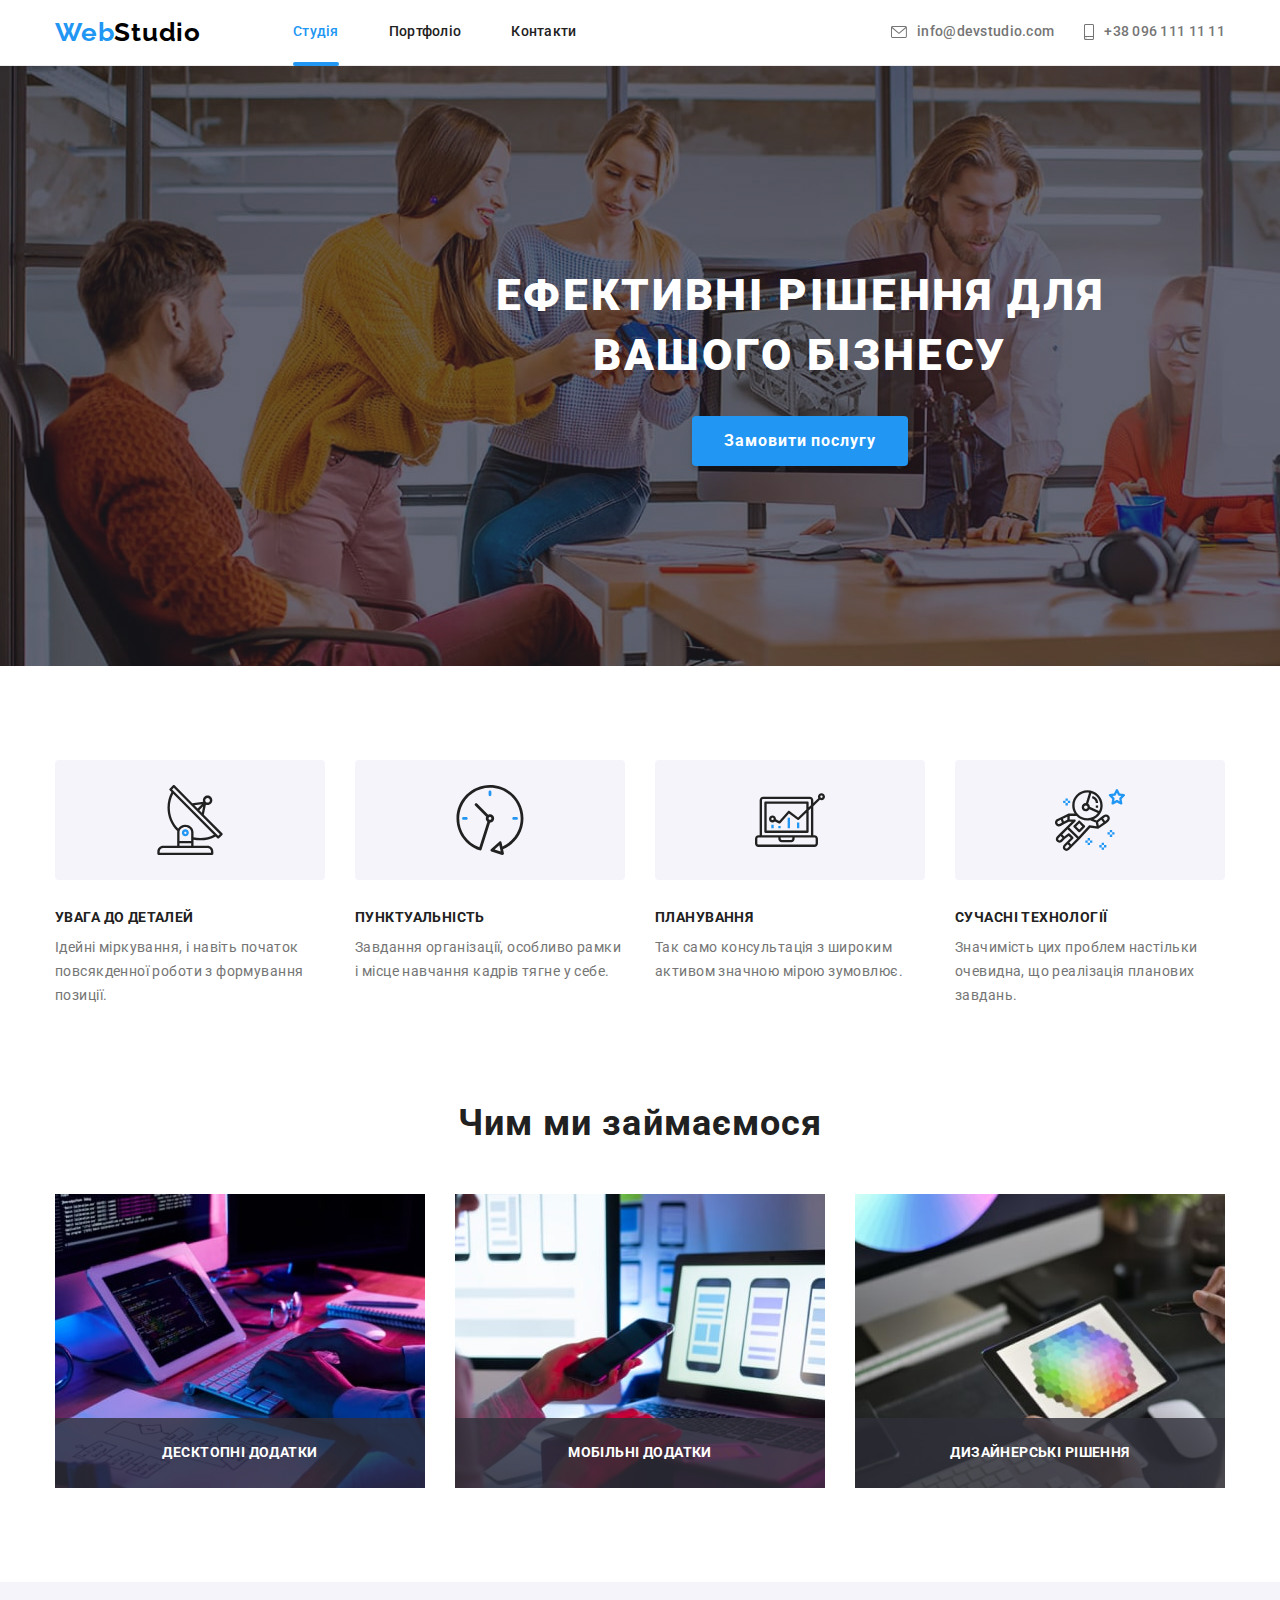
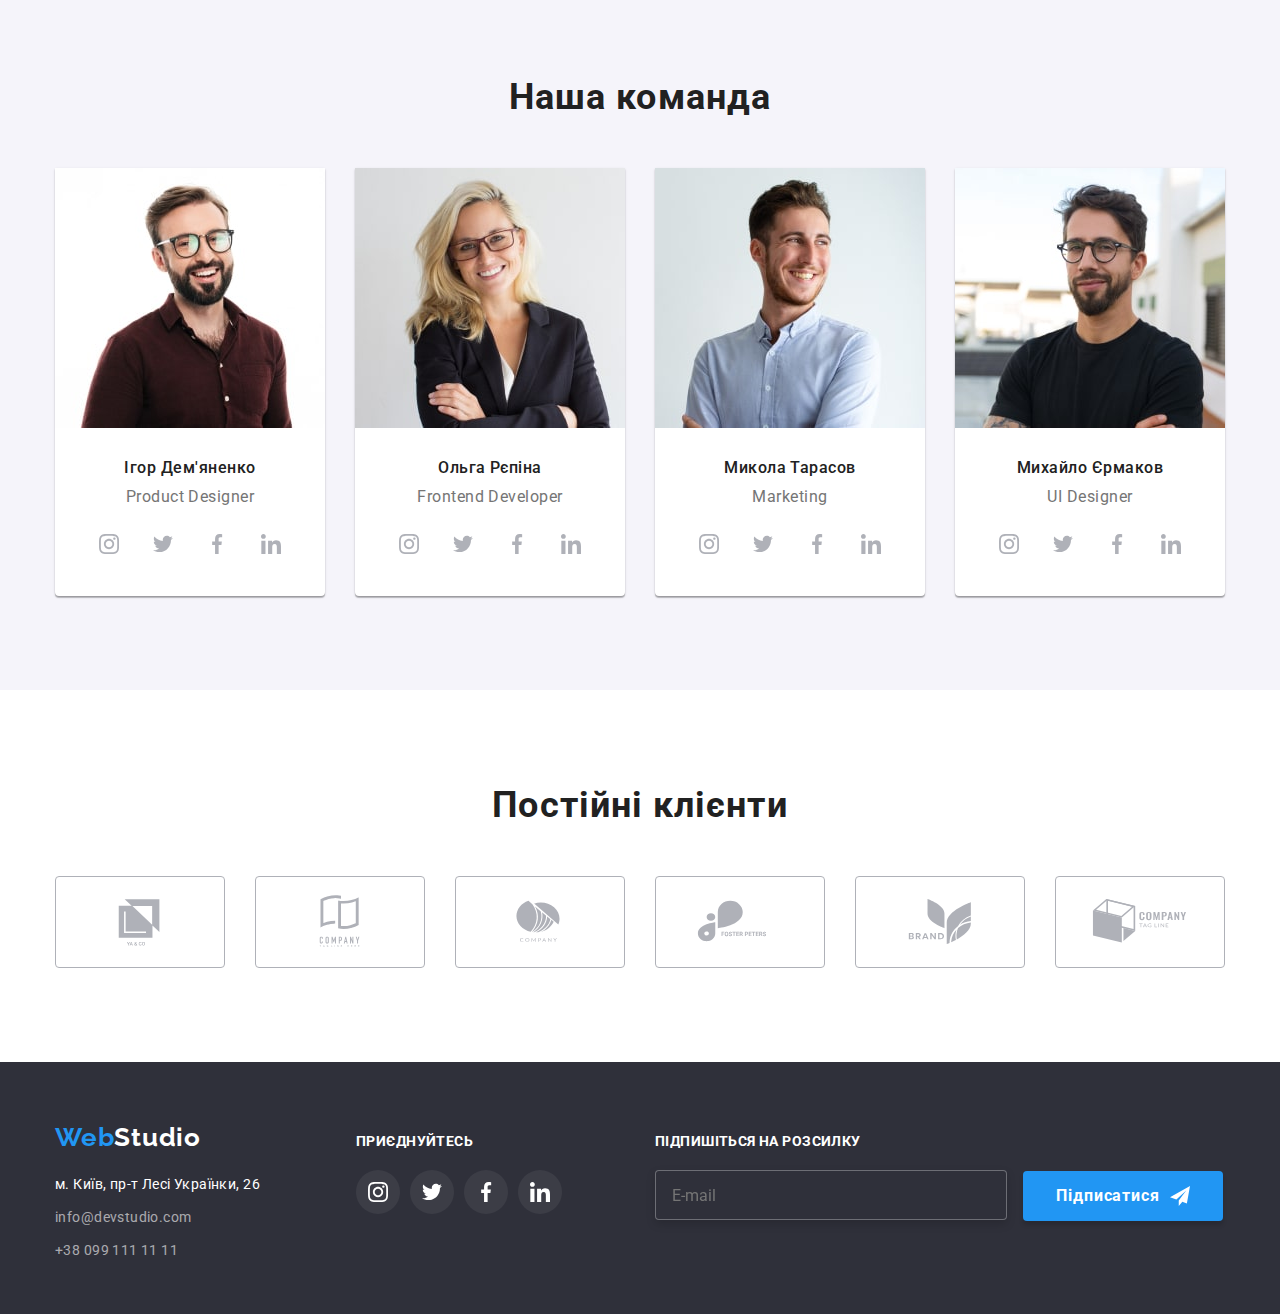
<file: index.html>
<!DOCTYPE html>
<html lang="uk">
  <head>
    <meta charset="UTF-8" />
    <meta http-equiv="X-UA-Compatible" content="IE=edge" />
    <meta name="viewport" content="width=device-width, initial-scale=1.0" />
    <title>WebStudio</title>
    <link rel="preconnect" href="https://fonts.googleapis.com" />
    <link rel="preconnect" href="https://fonts.gstatic.com" crossorigin />
    <link
      href="https://fonts.googleapis.com/css2?family=Raleway:wght@700&family=Roboto:wght@400;500;700;900&display=swap"
      rel="stylesheet"
    />
    <link
      rel="stylesheet"
      href="https://cdnjs.cloudflare.com/ajax/libs/modern-normalize/1.1.0/modern-normalize.min.css"
    />
    <link rel="stylesheet" href="./css/main.min.css" />
  </head>

  <body>
    <header class="page-header">
      <div class="container container__page-header--box">
        <nav class="navigation">
          <a class="logo" href="./index.html">Web<span class="logo__black">Studio</span></a>
          <!-- Tablet and desktop -->
          <ul class="site-nav">
            <li class="site-nav__item">
              <a href="/" class="site-nav__link site-nav__link--current">Студія</a>
            </li>
            <li class="site-nav__item">
              <a href="./portfolio.html" class="site-nav__link">Портфоліо</a>
            </li>
            <li class="site-nav__item"><a href="#contacts" class="site-nav__link">Контакти</a></li>
          </ul>
        </nav>
        <!-- Contacts -->
        <ul class="contacts">
          <li class="contacts__item">
            <a href="mailto:info@devstudio.com" class="contacts__link"
              ><svg class="contacts__icon" width="16" height="12">
                <use href="./images/icons.svg#icon-envelope"></use></svg
              >info@devstudio.com</a
            >
          </li>
          <li class="contacts__item">
            <a href="tel:+380961111111" class="contacts__link">
              <svg class="contacts__icon" width="10" height="16">
                <use href="./images/icons.svg#icon-smartphone"></use></svg
              >+38 096 111 11 11</a
            >
          </li>
        </ul>
        <div class="menu">
          <button
            type="button"
            class="menu__button--open js-open-menu"
            aria-expanded="false"
            aria-controls="menu-container"
            data-menu-button
          >
            <svg width="40" height="40" aria-label="Кнопка відкриття меню">
              <use class="menu__icon--menu" href="./images/icons.svg#icon-menu"></use>
            </svg>
          </button>
          <div class="menu__container js-menu-container" id="menu-container" data-menu>
            <button
              type="button"
              class="menu__button--close js-close-menu"
              aria-expanded="true"
              aria-controls="menu-container"
              data-menu-button
            >
              <svg width="40" height="40" aria-label="Кнопка закриття мобільного меню">
                <use class="menu__icon--cross" href="./images/icons.svg#icon-cross"></use>
              </svg>
            </button>
            <nav class="menu-nav">
              <div class="menu-nav__thumb">
                <ul class="menu-nav__list">
                  <li class="menu-nav__item">
                    <a href="./index.html" class="menu-nav__link menu-nav__link--current">Студія</a>
                  </li>
                  <li class="menu-nav__item">
                    <a href="./portfolio.html" class="menu-nav__link">Портфоліо</a>
                  </li>
                  <li class="menu-nav__item">
                    <a href="./index.html#contacts" class="menu-nav__link">Контакти</a>
                  </li>
                </ul>
              </div>
            </nav>
            <div class="menu-contacts">
              <ul class="menu-contacts__list">
                <li class="menu-contacts__item">
                  <a href="tel:+380961111111" class="menu-contacts__link--phone"
                    >+38 096 111 11 11</a
                  >
                </li>
                <li class="menu-contacts__item">
                  <a href="mailto:info@devstudio.com" class="menu-contacts__link--mail"
                    >info@devstudio.com</a
                  >
                </li>
              </ul>
              <ul class="menu-social__list">
                <li class="menu-social__items">
                  <a href="#" class="menu-social__link">Instagram</a>
                </li>
                <li class="menu-social__items">
                  <a href="#" class="menu-social__link">Twitter</a>
                </li>
                <li class="menu-social__items">
                  <a href="#" class="menu-social__link">Facebook</a>
                </li>
                <li class="menu-social__items">
                  <a href="#" class="menu-social__link">LinkedIn</a>
                </li>
              </ul>
            </div>
          </div>
        </div>
      </div>
    </header>
    <!-- Main content-->
    <main>
      <!-- Hero -->
      <section class="hero">
        <div class="container">
          <h1 class="hero__title">
            Ефективні рішення для <br />
            вашого бізнесу
          </h1>
          <button type="button" class="button" data-modal-open>Замовити послугу</button>
        </div>
      </section>
      <!-- Features -->
      <section class="section">
        <div class="container">
          <h2 class="section__title visually-hidden">Наші переваги</h2>
          <ul class="features">
            <li class="features__item">
              <div class="features__bacground">
                <svg width="70" height="70">
                  <use href="./images/icons.svg#icon-antenna"></use>
                </svg>
              </div>
              <h3 class="features__title">УВАГА ДО ДЕТАЛЕЙ</h3>
              <p class="features__description">
                Ідейні міркування, і навіть початок повсякденної роботи з формування позиції.
              </p>
            </li>
            <li class="features__item">
              <div class="features__bacground">
                <svg width="70" height="70">
                  <use href="./images/icons.svg#icon-clock"></use>
                </svg>
              </div>
              <h3 class="features__title">ПУНКТУАЛЬНІСТЬ</h3>
              <p class="features__description">
                Завдання організації, особливо рамки і місце навчання кадрів тягне у себе.
              </p>
            </li>
            <li class="features__item">
              <div class="features__bacground">
                <svg width="70" height="70">
                  <use href="./images/icons.svg#icon-diagram"></use>
                </svg>
              </div>
              <h3 class="features__title">ПЛАНУВАННЯ</h3>
              <p class="features__description">
                Так само консультація з широким активом значною мірою зумовлює.
              </p>
            </li>
            <li class="features__item">
              <div class="features__bacground">
                <svg width="70" height="70">
                  <use href="./images/icons.svg#icon-astronaut"></use>
                </svg>
              </div>
              <h3 class="features__title">СУЧАСНІ ТЕХНОЛОГІЇ</h3>
              <p class="features__description">
                Значимість цих проблем настільки очевидна, що реалізація планових завдань.
              </p>
            </li>
          </ul>
        </div>
      </section>
      <!-- What we do -->
      <section class="section section--no-top-padding">
        <div class="container">
          <h2 class="section__title">Чим ми займаємося</h2>
          <ul class="works">
            <li class="works__item">
              <a href="" class="works__link">
                <!-- <picture>
                  <source
                  srcset="
                    ./img/gallery-img-1.jpeg    1x,
                    ./img/gallery-img-1-2x.jpeg 2x
                  "
                  media="(min-width:1200px)"
                  type="image/webp"
                /> -->
                <!-- <source
                    srcset="
                    ./images/picture-img-desk-1x.jpeg 1x, 
                    ./images/picture-img-desk-2x.jpeg 2x
                    "
                    media="min-width:1200px"
                  />
                  <source
                    srcset="
                    ./images/picture-img-tab-1x.jpeg 1x, 
                    ./images/picture-img-tab-2x.jpeg 2x
                    "
                    media="min-width:768px"
                  />
                  <source
                    srcset="
                    ./images/picture-img-mob-1x.jpeg 1x, 
                    ./images/picture-img-mob-2x.jpeg 2x
                    "
                    media="max-width:767px"
                  />
                </picture> -->
                <picture>
                  <source
                    srcset="./images/picture1-desk-1x.jpg 1x, ./images/picture1-desk-2x.jpg 2x"
                    media="(min-width:1200px)"
                  />
                  <img
                    src="./images/picture1.jpg"
                    alt="Десктопні додатки"
                    width="370"
                    height="294"
                  />
                </picture>
                <div class="works__description">
                  <h3 class="works__title">Десктопні додатки</h3>
                </div>
              </a>
            </li>
            <li class="works__item">
              <a href="" class="works__link">
                <picture>
                  <source
                    srcset="./images/picture2-desk-1x.jpg 1x, ./images/picture2-desk-2x.jpg 2x"
                    media="(min-width:1200px)"
                  />
                  <img
                    src="./images/picture2.jpg"
                    alt="Десктопні додатки"
                    width="370"
                    height="294"
                  />
                </picture>
                <div class="works__description">
                  <h3 class="works__title">Мобільні додатки</h3>
                </div>
              </a>
            </li>
            <li class="works__item">
              <a href="" class="works__link">
                <picture>
                  <source
                    srcset="./images/picture3-desk-1x.jpg 1x, ./images/picture3-desk-2x.jpg 2x"
                    media="(min-width:1200px)"
                  />
                  <img
                    src="./images/picture3.jpg"
                    alt="Десктопні додатки"
                    width="370"
                    height="294"
                  />
                </picture>
                <div class="works__description">
                  <h3 class="works__title">Дизайнерські рішення</h3>
                </div>
              </a>
            </li>
          </ul>
        </div>
      </section>
      <!-- Our-Team -->
      <section class="section section--team">
        <div class="container">
          <h2 class="section__title">Наша команда</h2>
          <ul class="team">
            <li class="team__item">
              <picture>
                <source
                  srcset="./images/image1-desk-1x.jpg 1x, ./images/image1-desk-2x.jpg 2x"
                  media="(min-width:1200px)"
                />
                <source
                  srcset="./images/image1-tab-1x.jpg 1x, ./images/image1-tab-2x.jpg 2x"
                  media="(min-width:768px)"
                />
                <source
                  srcset="./images/image1-mob-1x.jpg 1x, ./images/image1-mob-2x.jpg 2x"
                  media="(max-width:767px)"
                />
                <img
                  src="./images/image1.jpg"
                  alt="Фото дизайнера продукту"
                  width="270"
                  height="260"
                />
              </picture>
              <div class="team__data">
                <h3 class="team__title">Ігор Дем'яненко</h3>
                <p class="team__text">Product Designer</p>
                <ul class="soc">
                  <li>
                    <a href="" class="soc__link"
                      ><svg class="soc__icon" width="20" height="20">
                        <use href="./images/icons.svg#icon-instagram"></use></svg
                    ></a>
                  </li>
                  <li>
                    <a href="" class="soc__link"
                      ><svg class="soc__icon" width="20" height="20">
                        <use href="./images/icons.svg#icon-twitter"></use></svg
                    ></a>
                  </li>
                  <li>
                    <a href="" class="soc__link"
                      ><svg class="soc__icon" width="20" height="20">
                        <use href="./images/icons.svg#icon-facebook"></use></svg
                    ></a>
                  </li>
                  <li>
                    <a href="" class="soc__link"
                      ><svg class="soc__icon" width="20" height="20">
                        <use href="./images/icons.svg#icon-linkedin"></use></svg
                    ></a>
                  </li>
                </ul>
              </div>
            </li>
            <li class="team__item">
              <picture>
                <source
                  srcset="./images/image2-desk-1x.jpg 1x, ./images/image2-desk-2x.jpg 2x"
                  media="(min-width:1200px)"
                />
                <source
                  srcset="./images/image2-tab-1x.jpg 1x, ./images/image2-tab-2x.jpg 2x"
                  media="(min-width:768px)"
                />
                <source
                  srcset="./images/image2-mob-1x.jpg 1x, ./images/image2-mob-2x.jpg 2x"
                  media="(max-width:767px)"
                />
                <img src="./images/image2.jpg" alt="Фото розробниці" width="270" height="260" />
              </picture>
              <div class="team__data">
                <h3 class="team__title">Ольга Рєпіна</h3>
                <p class="team__text">Frontend Developer</p>
                <ul class="soc">
                  <li>
                    <a href="" class="soc__link"
                      ><svg class="soc__icon" width="20" height="20">
                        <use href="./images/icons.svg#icon-instagram"></use></svg
                    ></a>
                  </li>
                  <li>
                    <a href="" class="soc__link"
                      ><svg class="soc__icon" width="20" height="20">
                        <use href="./images/icons.svg#icon-twitter"></use></svg
                    ></a>
                  </li>
                  <li>
                    <a href="" class="soc__link"
                      ><svg class="soc__icon" width="20" height="20">
                        <use href="./images/icons.svg#icon-facebook"></use></svg
                    ></a>
                  </li>
                  <li>
                    <a href="" class="soc__link"
                      ><svg class="soc__icon" width="20" height="20">
                        <use href="./images/icons.svg#icon-linkedin"></use></svg
                    ></a>
                  </li>
                </ul>
              </div>
            </li>
            <li class="team__item">
              <picture>
                <source
                  srcset="./images/image3-desk-1x.jpg 1x, ./images/image3-desk-2x.jpg 2x"
                  media="(min-width:1200px)"
                />
                <source
                  srcset="./images/image3-tab-1x.jpg 1x, ./images/image3-tab-2x.jpg 2x"
                  media="(min-width:768px)"
                />
                <source
                  srcset="./images/image3-mob-1x.jpg 1x, ./images/image3-mob-2x.jpg 2x"
                  media="(max-width:767px)"
                />
                <img
                  src="./images/image3.jpg"
                  alt="Фото менеджера по маркетингу"
                  width="270"
                  height="260"
                />
              </picture>
              <div class="team__data">
                <h3 class="team__title">Микола Тарасов</h3>
                <p class="team__text">Marketing</p>
                <ul class="soc">
                  <li>
                    <a href="" class="soc__link"
                      ><svg class="soc__icon" width="20" height="20">
                        <use href="./images/icons.svg#icon-instagram"></use></svg
                    ></a>
                  </li>
                  <li>
                    <a href="" class="soc__link"
                      ><svg class="soc__icon" width="20" height="20">
                        <use href="./images/icons.svg#icon-twitter"></use></svg
                    ></a>
                  </li>
                  <li>
                    <a href="" class="soc__link"
                      ><svg class="soc__icon" width="20" height="20">
                        <use href="./images/icons.svg#icon-facebook"></use></svg
                    ></a>
                  </li>
                  <li>
                    <a href="" class="soc__link"
                      ><svg class="soc__icon" width="20" height="20">
                        <use href="./images/icons.svg#icon-linkedin"></use></svg
                    ></a>
                  </li>
                </ul>
              </div>
            </li>
            <li class="team__item">
              <picture>
                <source
                  srcset="./images/image4-desk-1x.jpg 1x, ./images/image4-desk-2x.jpg 2x"
                  media="(min-width:1200px)"
                />
                <source
                  srcset="./images/image4-tab-1x.jpg 1x, ./images/image4-tab-2x.jpg 2x"
                  media="(min-width:768px)"
                />
                <source
                  srcset="./images/image4-mob-1x.jpg 1x, ./images/image4-mob-2x.jpg 2x"
                  media="(max-width:767px)"
                />
                <img
                  src="./images/image4.jpg"
                  alt="Фото дизайнера користувацького інтерфейсу"
                  width="270"
                  height="260"
                />
              </picture>
              <div class="team__data">
                <h3 class="team__title">Михайло Єрмаков</h3>
                <p class="team__text">UI Designer</p>
                <ul class="soc">
                  <li>
                    <a href="" class="soc__link"
                      ><svg class="soc__icon" width="20" height="20">
                        <use href="./images/icons.svg#icon-instagram"></use></svg
                    ></a>
                  </li>
                  <li>
                    <a href="" class="soc__link"
                      ><svg class="soc__icon" width="20" height="20">
                        <use href="./images/icons.svg#icon-twitter"></use></svg
                    ></a>
                  </li>
                  <li>
                    <a href="" class="soc__link"
                      ><svg class="soc__icon" width="20" height="20">
                        <use href="./images/icons.svg#icon-facebook"></use></svg
                    ></a>
                  </li>
                  <li>
                    <a href="" class="soc__link"
                      ><svg class="soc__icon" width="20" height="20">
                        <use href="./images/icons.svg#icon-linkedin"></use></svg
                    ></a>
                  </li>
                </ul>
              </div>
            </li>
          </ul>
        </div>
      </section>
      <!-- Customers -->
      <section class="section">
        <div class="container">
          <h2 class="section__title">Постійні клієнти</h2>
          <ul class="customers">
            <li class="customers__item">
              <a href="" class="customers__link"
                ><svg class="customers__icon" width="106" height="60">
                  <use href="./images/icons.svg#icon-company1"></use></svg
              ></a>
            </li>
            <li class="customers__item">
              <a href="" class="customers__link"
                ><svg class="customers__icon" width="106" height="60">
                  <use href="./images/icons.svg#icon-company2"></use></svg
              ></a>
            </li>
            <li class="customers__item">
              <a href="" class="customers__link"
                ><svg class="customers__icon" width="106" height="60">
                  <use href="./images/icons.svg#icon-company3"></use></svg
              ></a>
            </li>
            <li class="customers__item">
              <a href="" class="customers__link"
                ><svg class="customers__icon" width="106" height="60">
                  <use href="./images/icons.svg#icon-company4"></use></svg
              ></a>
            </li>
            <li class="customers__item">
              <a href="" class="customers__link"
                ><svg class="customers__icon" width="106" height="60">
                  <use href="./images/icons.svg#icon-company5"></use></svg
              ></a>
            </li>
            <li class="customers__item">
              <a href="" class="customers__link"
                ><svg class="customers__icon" width="106" height="60">
                  <use href="./images/icons.svg#icon-company6"></use></svg
              ></a>
            </li>
          </ul>
        </div>
      </section>
    </main>
    <!-- Footer -->
    <footer class="footer__site">
      <div class="container container__footer--wrap">
        <div class="information">
          <a class="logo" href="/">Web<span class="logo__white">Studio</span></a>
          <address class="address__inform" id="contacts">
            <ul class="address__list">
              <li class="address__item">
                <a
                  class="address__map"
                  href="https://goo.gl/maps/4qaKbMtg1o7C4N1o7"
                  target="_blank"
                  rel="noopener noreferrer nofollow"
                  >м. Київ, пр-т Лесі Українки, 26</a
                >
              </li>
              <li class="address__item">
                <a href="mailto:info@example.com" class="footer__contacts">info@devstudio.com</a>
              </li>
              <li class="address__item">
                <a href="tel:+380991111111" class="footer__contacts">+38 099 111 11 11</a>
              </li>
            </ul>
          </address>
        </div>
        <div class="join">
          <h2 class="join__title">Приєднуйтесь</h2>
          <ul class="join__soc">
            <li>
              <a href="" class="join__soc--link"
                ><svg class="join__soc--icon" width="20" height="20">
                  <use href="./images/icons.svg#icon-instagram"></use></svg
              ></a>
            </li>
            <li>
              <a href="" class="join__soc--link"
                ><svg class="join__soc--icon" width="20" height="20">
                  <use href="./images/icons.svg#icon-twitter"></use></svg
              ></a>
            </li>
            <li>
              <a href="" class="join__soc--link"
                ><svg class="join__soc--icon" width="20" height="20">
                  <use href="./images/icons.svg#icon-facebook"></use></svg
              ></a>
            </li>
            <li>
              <a href="" class="join__soc--link"
                ><svg class="join__soc--icon" width="20" height="20">
                  <use href="./images/icons.svg#icon-linkedin"></use></svg
              ></a>
            </li>
          </ul>
        </div>
        <form action="#" autocomplete="off" class="mailing__form">
          <label for="subscription" class="mailing__title">Підпишіться на розсилку</label>
          <input
            type="email"
            name="mail"
            placeholder="E-mail"
            id="subscription"
            class="mailing__address"
          />
          <button type="submit" class="button button__mail">
            Підписатися
            <svg class="mailing__icon" width="20" height="20">
              <use href="./images/icons.svg#icon-send"></use>
            </svg>
          </button>
        </form>
      </div>
    </footer>
    <div class="backdrop is-hidden" data-modal>
      <div class="modal">
        <button class="close__button" data-modal-close>
          <svg class="close__button--icon" width="18" height="18">
            <use href="./images/icons.svg#icon-close-x"></use>
          </svg>
        </button>
        <p class="modal__title">Залиште свої дані, ми вам передзвонимо</p>
        <form action="#" autocomplete="off">
          <div class="form__field">
            <label for="name" class="input__title">Ім'я</label>
            <div class="input__wrap">
              <input
                type="text"
                name="name"
                id="name"
                placeholder=" "
                required
                class="form__input"
              />
              <svg class="modal__icon" width="18" height="18">
                <use href="./images/icons.svg#icon-user"></use>
              </svg>
            </div>
          </div>
          <div class="form__field">
            <label for="tel" class="input__title">Телефон</label>
            <div class="input__wrap">
              <input type="tel" name="tel" id="tel" placeholder=" " required class="form__input" />
              <svg class="modal__icon" width="18" height="18">
                <use href="./images/icons.svg#icon-phone"></use>
              </svg>
            </div>
          </div>
          <div class="form__field">
            <label for="mail" class="input__title">Пошта</label>
            <div class="input__wrap">
              <input
                type="email"
                name="mail"
                id="mail"
                placeholder=" "
                required
                class="form__input"
              />
              <svg class="modal__icon" width="18" height="18">
                <use href="./images/icons.svg#icon-email"></use>
              </svg>
            </div>
          </div>
          <label for="comment" class="input__title">Коментар</label>
          <textarea
            name="comment"
            id="comment"
            cols="30"
            rows="10"
            placeholder="Введіть текст"
            class="modal__comment"
          ></textarea>
          <div class="checkbox__field">
            <label for="policy" class="checkbox__title">
              <input
                type="checkbox"
                name="policy"
                id="policy"
                class="input__check visually-hidden"
              />
              <span class="check__text">
                <svg class="check__icon" width="16" height="15">
                  <use href="./images/icons.svg#icon-check"></use>
                </svg> </span
              ><span class="policy__text"
                >Погоджуюся з розсилкою та приймаю
                <a href="" class="policy__link">Умови договору</a></span
              >
            </label>
          </div>
          <button type="submit" class="button button__modal--btn">Відправити</button>
        </form>
      </div>
    </div>
    <script src="./js/modal.js"></script>
    <script src="./js/input-mailing.js" type="module"></script>
    <script src="./js/mobile-menu.js"></script>
  </body>
</html>
</file>
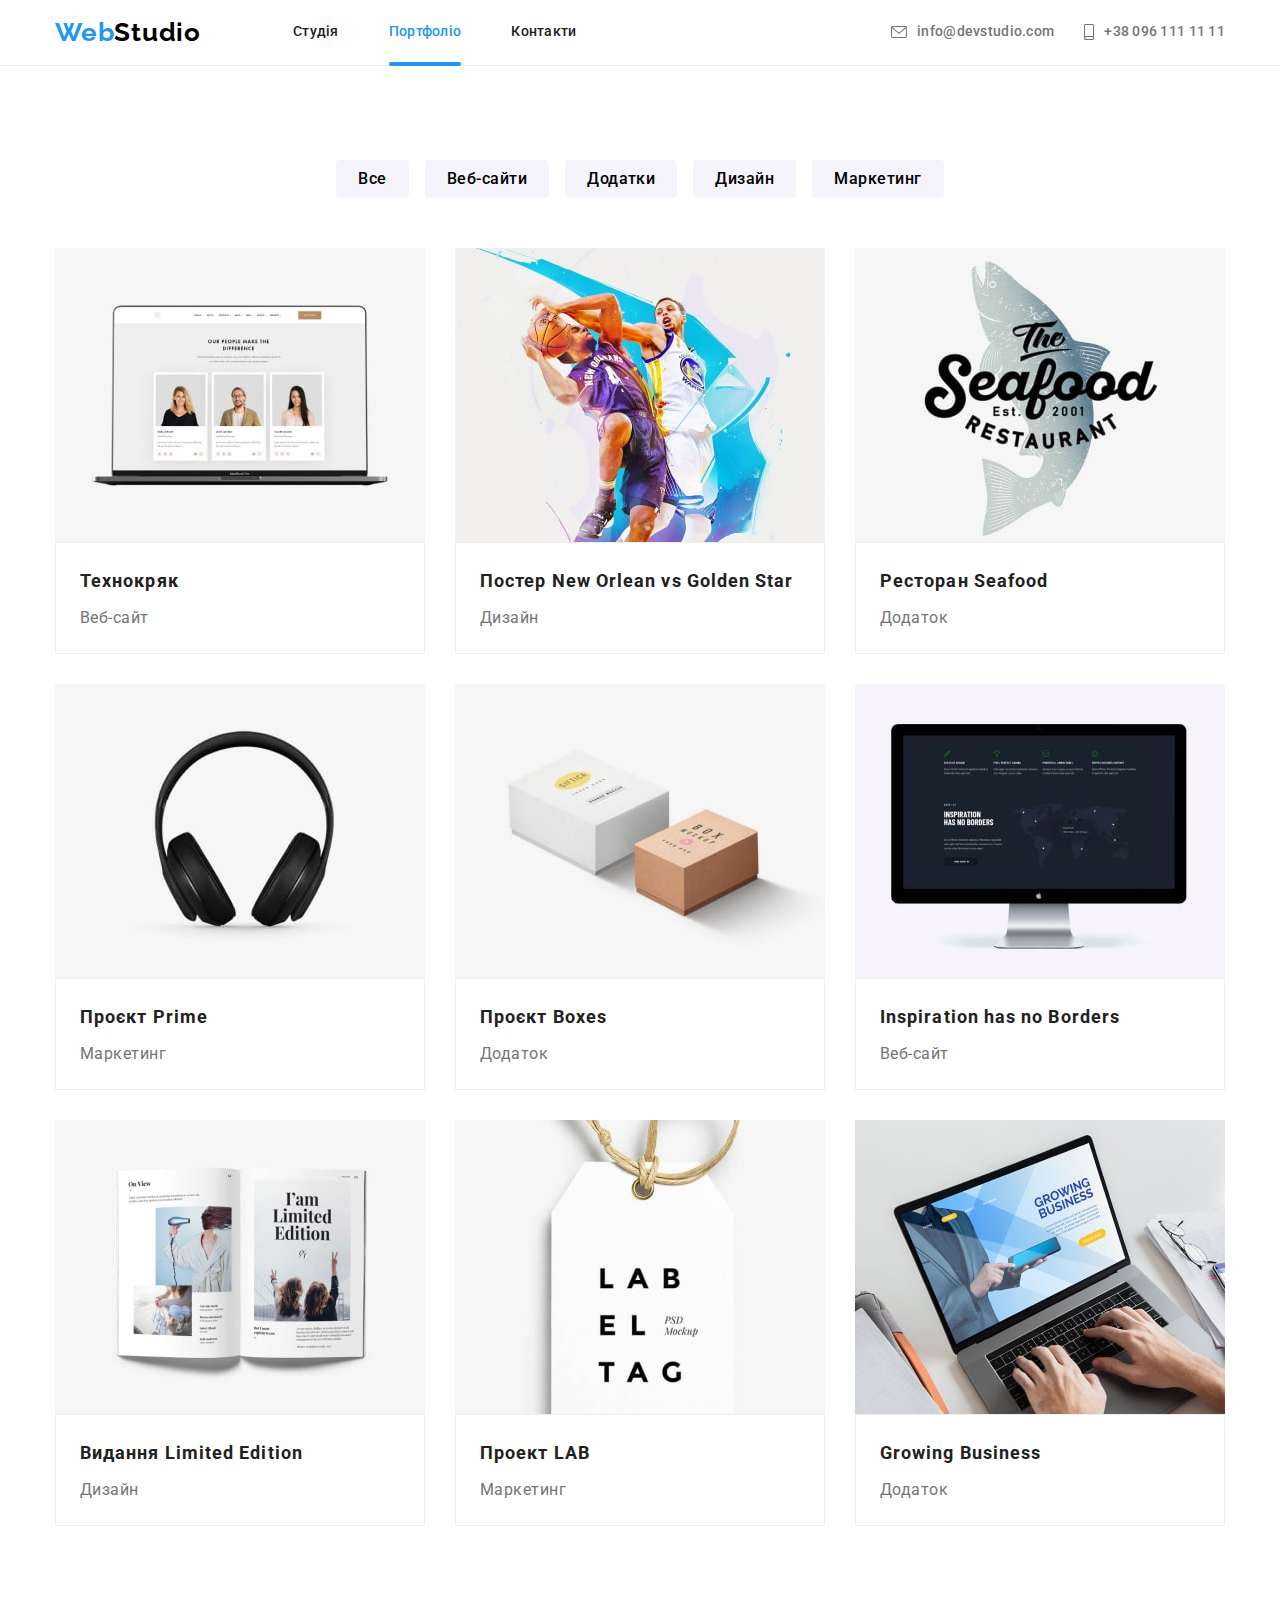
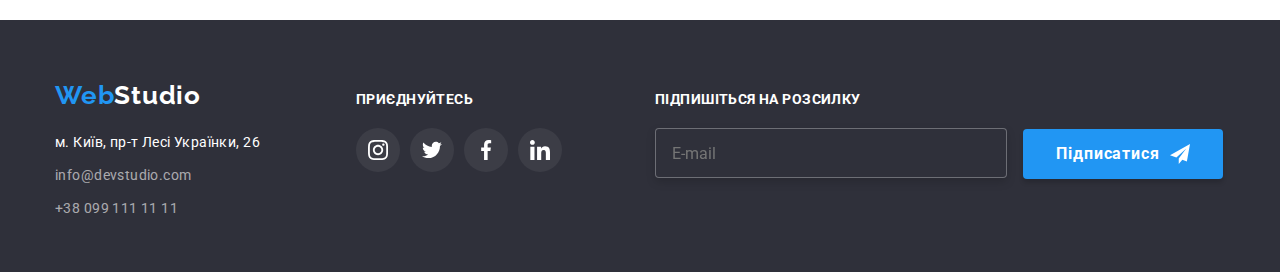
<file: portfolio.html>
<!DOCTYPE html>
<html lang="uk">
  <head>
    <meta charset="UTF-8" />
    <meta http-equiv="X-UA-Compatible" content="IE=edge" />
    <meta name="viewport" content="width=device-width, initial-scale=1.0" />
    <title>WebStudio</title>
    <link rel="preconnect" href="https://fonts.googleapis.com" />
    <link rel="preconnect" href="https://fonts.gstatic.com" crossorigin />
    <link
      href="https://fonts.googleapis.com/css2?family=Raleway:wght@700&family=Roboto:wght@400;500;700;900&display=swap"
      rel="stylesheet"
    />
    <link
      rel="stylesheet"
      href="https://cdnjs.cloudflare.com/ajax/libs/modern-normalize/1.1.0/modern-normalize.min.css"
    />
    <link rel="stylesheet" href="./css/main.min.css" />
  </head>

  <body>
    <header class="page-header">
      <div class="container container__page-header--box">
        <nav class="navigation">
          <a class="logo" href="./index.html">Web<span class="logo__black">Studio</span></a>
          <!-- Tablet and desktop -->
          <ul class="site-nav">
            <li class="site-nav__item">
              <a href="./index.html" class="site-nav__link site-nav__link">Студія</a>
            </li>
            <li class="site-nav__item">
              <a href="/" class="site-nav__link site-nav__link--current">Портфоліо</a>
            </li>
            <li class="site-nav__item"><a href="#contacts" class="site-nav__link">Контакти</a></li>
          </ul>
        </nav>
        <!-- Contacts -->
        <ul class="contacts">
          <li class="contacts__item">
            <a href="mailto:info@devstudio.com" class="contacts__link"
              ><svg class="contacts__icon" width="16" height="12">
                <use href="./images/icons.svg#icon-envelope"></use></svg
              >info@devstudio.com</a
            >
          </li>
          <li class="contacts__item">
            <a href="tel:+380961111111" class="contacts__link">
              <svg class="contacts__icon" width="10" height="16">
                <use href="./images/icons.svg#icon-smartphone"></use></svg
              >+38 096 111 11 11</a
            >
          </li>
        </ul>
        <div class="menu">
          <button
            type="button"
            class="menu__button--open js-open-menu"
            aria-expanded="false"
            aria-controls="menu-container"
            data-menu-button
          >
            <svg width="40" height="40" aria-label="Кнопка відкриття меню">
              <use class="menu__icon--menu" href="./images/icons.svg#icon-menu"></use>
            </svg>
          </button>
          <div class="menu__container js-menu-container" id="menu-container" data-menu >
            <button
              type="button"
              class="menu__button--close js-close-menu"
              aria-expanded="true"
              aria-controls="menu-container"
              data-menu-button
            >
              <svg width="40" height="40" aria-label="Кнопка закриття мобільного меню">
                <use class="menu__icon--cross" href="./images/icons.svg#icon-cross"></use>
              </svg>
            </button>
            <nav class="menu-nav">
              <div class="menu-nav__thumb">
                <ul class="menu-nav__list">
                  <li class="menu-nav__item">
                    <a href="./index.html" class="menu-nav__link menu-nav__link">Студія</a>
                  </li>
                  <li class="menu-nav__item">
                    <a href="./portfolio.html" class="menu-nav__link menu-nav__link--current">Портфоліо</a>
                  </li>
                  <li class="menu-nav__item"><a href="./portfolio.html" class="menu-nav__link">Контакти</a></li>
                </ul>
              </div>
            </nav>
            <div class="menu-contacts">
              <ul class="menu-contacts__list">
                <li class="menu-contacts__item">
                  <a href="tel:+380961111111" class="menu-contacts__link--phone">+38 096 111 11 11</a>                
                </li>
                <li class="menu-contacts__item">
                  <a href="mailto:info@devstudio.com" class="menu-contacts__link--mail">info@devstudio.com</a>
                </li>
              </ul>
              <ul class="menu-social__list">
                <li class="menu-social__items">
                  <a href="#" class="menu-social__link">Instagram</a>
                </li>
                <li class="menu-social__items">
                  <a href="#" class="menu-social__link">Twitter</a>
                </li>
                <li class="menu-social__items">
                  <a href="#" class="menu-social__link">Facebook</a>
                </li>
                <li class="menu-social__items">
                  <a href="#" class="menu-social__link">LinkedIn</a>
                </li>
              </ul>
            </div>       
          </div>
        </div>
      </div>
    </header>
    <!-- Main content-->
    <main>
      <section class="section">
        <div class="container">
          <h1 class="main_title visually-hidden">Портфоліо</h1>
          <!-- Buttons -->
          <ul class="buttons--group">
            <li class="buttons__item">
              <button type="button" class="buttons">Все</button>
            </li>
            <li class="buttons__item">
              <button type="button" class="buttons">Веб-сайти</button>
            </li>
            <li class="buttons__item">
              <button type="button" class="buttons">Додатки</button>
            </li>
            <li class="buttons__item">
              <button type="button" class="buttons">Дизайн</button>
            </li>
            <li class="buttons__item">
              <button type="button" class="buttons">Маркетинг</button>
            </li>
          </ul>
          <!-- Portfolio -->
          <ul class="progects">
            <li class="progects__elements">
              <a href="" class="progects__link">
                <div class="photo__wrap">
                  <picture>
                    <source 
                    srcset="
                    ./images/photo1-desk-1x.jpg 1x, 
                    ./images/photo1-desk-1x.jpg 2x"
                      media="(min-width:1200px)"
                    />
                    <source
                      srcset="
                      ./images/photo1-tab-1x.jpg 1x, 
                      ./images/photo1-tab-1x.jpg 2x"
                      media="(min-width:768px)"
                    />
                    <source
                      srcset="
                      ./images/photo1-mob-1x.jpg 1x, 
                      ./images/photo1-mob-1x.jpg 2x"
                      media="(max-width:767px)"
                    />
                    <img
                      src="./images/photo1.jpg"
                      alt="Команда розробників"
                      width="370"
                      height="294"
                    />
                  </picture>
                  <div class="progects__text--wrap">
                    <p class="progects__text">
                      Ресурс пропонує комплексні пропозиції з різним рівнем функціоналу та сервісів.
                      Все це дозволить відвідувачу отримати вичерпні відомості про компанію чи
                      приватну особу.
                    </p>
                  </div>
                </div>
                <div class="projects__title--wrap">
                  <h2 class="projects__title">Технокряк</h2>
                  <p class="progects__description">Веб-сайт</p>
                </div>
              </a>
            </li>
            <li class="progects__elements">
              <a href="" class="progects__link">
                <div class="photo__wrap">
                  <picture>
                    <source
                      srcset="
                      ./images/photo2-desk-1x.jpg 1x, 
                      ./images/photo2-desk-1x.jpg 2x"
                      media="(min-width:1200px)"
                    />
                    <source
                      srcset="
                      ./images/photo2-tab-1x.jpg 1x, 
                      ./images/photo2-tab-1x.jpg 2x"
                      media="(min-width:768px)"
                    />
                    <source
                      srcset="
                      ./images/photo2-mob-1x.jpg 1x, 
                      ./images/photo2-mob-1x.jpg 2x"
                      media="(max-width:767px)"
                    />
                    <img
                      src="./images/photo2.jpg"
                      alt="Баскетболісти з м'ячем"
                      width="370"
                      height="294"
                    />
                  </picture>
                  <div class="progects__text--wrap">
                    <p class="progects__text">
                      Ресурс пропонує комплексні пропозиції з різним рівнем функціоналу та сервісів.
                      Все це дозволить відвідувачу отримати вичерпні відомості про компанію чи
                      приватну особу.
                    </p>
                  </div>
                </div>
                <div class="projects__title--wrap">
                  <h2 class="projects__title">Постер New Orlean vs Golden Star</h2>
                  <p class="progects__description">Дизайн</p>
                </div>
              </a>
            </li>
            <li class="progects__elements">
              <a href="" class="progects__link">
                <div class="photo__wrap">
                  <picture>
                    <source
                      srcset="
                      ./images/photo3-desk-1x.jpg 1x, 
                      ./images/photo3-desk-1x.jpg 2x"
                      media="(min-width:1200px)"
                    />
                    <source
                      srcset="
                      ./images/photo3-tab-1x.jpg 1x, 
                      ./images/photo3-tab-1x.jpg 2x"
                      media="(min-width:768px)"
                    />
                    <source
                      srcset="
                      ./images/photo3-mob-1x.jpg 1x, 
                      ./images/photo3-mob-1x.jpg 2x"
                      media="(max-width:767px)"
                    />
                    <img
                      src="./images/photo3.jpg"
                      alt="Логотип ресторану"
                      width="370"
                      height="294"
                    />
                  </picture>
                  <div class="progects__text--wrap">
                    <p class="progects__text">
                      Ресурс пропонує комплексні пропозиції з різним рівнем функціоналу та сервісів.
                      Все це дозволить відвідувачу отримати вичерпні відомості про компанію чи
                      приватну особу.
                    </p>
                  </div>
                </div>
                <div class="projects__title--wrap">
                  <h2 class="projects__title">Ресторан Seafood</h2>
                  <p class="progects__description">Додаток</p>
                </div>
              </a>
            </li>
            <li class="progects__elements">
              <a href="" class="progects__link">
                <div class="photo__wrap">
                  <picture>
                    <source
                      srcset="
                      ./images/photo4-desk-1x.jpg 1x, 
                      ./images/photo4-desk-1x.jpg 2x"
                      media="(min-width:1200px)"
                    />
                    <source
                      srcset="
                      ./images/photo4-tab-1x.jpg 1x, 
                      ./images/photo4-tab-1x.jpg 2x"
                      media="(min-width:768px)"
                    />
                    <source
                      srcset="
                      ./images/photo4-mob-1x.jpg 1x, 
                      ./images/photo4-mob-1x.jpg 2x"
                      media="(max-width:767px)"
                    />
                    <img
                      src="./images/photo4.jpg"
                      alt="Великі чорні навушники"
                      width="370"
                      height="294"
                    />
                  </picture>
                  <div class="progects__text--wrap">
                    <p class="progects__text">
                      Ресурс пропонує комплексні пропозиції з різним рівнем функціоналу та сервісів.
                      Все це дозволить відвідувачу отримати вичерпні відомості про компанію чи
                      приватну особу.
                    </p>
                  </div>
                </div>
                <div class="projects__title--wrap">
                  <h2 class="projects__title">Проєкт Prime</h2>
                  <p class="progects__description">Маркетинг</p>
                </div>
              </a>
            </li>
            <li class="progects__elements">
              <a href="" class="progects__link">
                <div class="photo__wrap">
                  <picture>
                    <source
                      srcset="
                      ./images/photo5-desk-1x.jpg 1x, 
                      ./images/photo5-desk-1x.jpg 2x"
                      media="(min-width:1200px)"
                    />
                    <source
                      srcset="
                      ./images/photo5-tab-1x.jpg 1x, 
                      ./images/photo5-tab-1x.jpg 2x"
                      media="(min-width:768px)"
                    />
                    <source
                      srcset="
                      ./images/photo5-mob-1x.jpg 1x, 
                      ./images/photo5-mob-1x.jpg 2x"
                      media="(max-width:767px)"
                    />
                    <img
                      src="./images/photo5.jpg"
                      alt="Дві коробки"
                      width="370"
                      height="294"
                    />
                  </picture>
                  <div class="progects__text--wrap">
                    <p class="progects__text">
                      Ресурс пропонує комплексні пропозиції з різним рівнем функціоналу та сервісів.
                      Все це дозволить відвідувачу отримати вичерпні відомості про компанію чи
                      приватну особу.
                    </p>
                  </div>
                </div>
                <div class="projects__title--wrap">
                  <h2 class="projects__title">Проєкт Boxes</h2>
                  <p class="progects__description">Додаток</p>
                </div>
              </a>
            </li>
            <li class="progects__elements">
              <a href="" class="progects__link">
                <div class="photo__wrap">
                  <picture>
                    <source
                      srcset="
                      ./images/photo6-desk-1x.jpg 1x, 
                      ./images/photo6-desk-1x.jpg 2x"
                      media="(min-width:1200px)"
                    />
                    <source
                      srcset="
                      ./images/photo6-tab-1x.jpg 1x, 
                      ./images/photo6-tab-1x.jpg 2x"
                      media="(min-width:768px)"
                    />
                    <source
                      srcset="
                      ./images/photo6-mob-1x.jpg 1x, 
                      ./images/photo6-mob-1x.jpg 2x"
                      media="(max-width:767px)"
                    />
                    <img
                      src="./images/photo6.jpg"
                      alt="Монітор з дизайном сторінки"
                      width="370"
                      height="294"
                    />
                  </picture>
                  <div class="progects__text--wrap">
                    <p class="progects__text">
                      Ресурс пропонує комплексні пропозиції з різним рівнем функціоналу та сервісів.
                      Все це дозволить відвідувачу отримати вичерпні відомості про компанію чи
                      приватну особу.
                    </p>
                  </div>
                </div>
                <div class="projects__title--wrap">
                  <h2 class="projects__title">Inspiration has no Borders</h2>
                  <p class="progects__description">Веб-сайт</p>
                </div>
              </a>
            </li>
            <li class="progects__elements">
              <a href="" class="progects__link">
                <div class="photo__wrap">
                  <picture>
                    <source
                      srcset="
                      ./images/photo7-desk-1x.jpg 1x, 
                      ./images/photo7-desk-1x.jpg 2x"
                      media="(min-width:1200px)"
                    />
                    <source
                      srcset="
                      ./images/photo7-tab-1x.jpg 1x, 
                      ./images/photo7-tab-1x.jpg 2x"
                      media="(min-width:768px)"
                    />
                    <source
                      srcset="
                      ./images/photo7-mob-1x.jpg 1x, 
                      ./images/photo7-mob-1x.jpg 2x"
                      media="(max-width:767px)"
                    />
                    <img
                      src="./images/photo7.jpg"
                      alt="Відкритий журнал"
                      width="370"
                      height="294"
                    />
                  </picture>
                  <div class="progects__text--wrap">
                    <p class="progects__text">
                      Ресурс пропонує комплексні пропозиції з різним рівнем функціоналу та сервісів.
                      Все це дозволить відвідувачу отримати вичерпні відомості про компанію чи
                      приватну особу.
                    </p>
                  </div>
                </div>
                <div class="projects__title--wrap">
                  <h2 class="projects__title">Видання Limited Edition</h2>
                  <p class="progects__description">Дизайн</p>
                </div>
              </a>
            </li>
            <li class="progects__elements">
              <a href="" class="progects__link">
                <div class="photo__wrap">
                  <picture>
                    <source
                      srcset="
                      ./images/photo8-desk-1x.jpg 1x, 
                      ./images/photo8-desk-1x.jpg 2x"
                      media="(min-width:1200px)"
                    />
                    <source
                      srcset="
                      ./images/photo8-tab-1x.jpg 1x, 
                      ./images/photo8-tab-1x.jpg 2x"
                      media="(min-width:768px)"
                    />
                    <source
                      srcset="
                      ./images/photo8-mob-1x.jpg 1x, 
                      ./images/photo8-mob-1x.jpg 2x"
                      media="(max-width:767px)"
                    />
                    <img
                      src="./images/photo8.jpg"
                      alt="Бірка як логотип"
                      width="370"
                      height="294"
                    />
                  </picture>
                  <div class="progects__text--wrap">
                    <p class="progects__text">
                      Ресурс пропонує комплексні пропозиції з різним рівнем функціоналу та сервісів.
                      Все це дозволить відвідувачу отримати вичерпні відомості про компанію чи
                      приватну особу.
                    </p>
                  </div>
                </div>
                <div class="projects__title--wrap">
                  <h2 class="projects__title">Проект LAB</h2>
                  <p class="progects__description">Маркетинг</p>
                </div>
              </a>
            </li>
            <li class="progects__elements">
              <a href="" class="progects__link">
                <div class="photo__wrap">
                  <picture>
                    <source
                      srcset="
                      ./images/photo9-desk-1x.jpg 1x, 
                      ./images/photo9-desk-1x.jpg 2x"
                      media="(min-width:1200px)"
                    />
                    <source
                      srcset="
                      ./images/photo9-tab-1x.jpg 1x, 
                      ./images/photo9-tab-1x.jpg 2x"
                      media="(min-width:768px)"
                    />
                    <source
                      srcset="
                      ./images/photo9-mob-1x.jpg 1x, 
                      ./images/photo9-mob-1x.jpg 2x"
                      media="(max-width:767px)"
                    />
                    <img
                      src="./images/photo9.jpg"
                      alt="Реклама на ноутбуці"
                      width="370"
                      height="294"
                    />
                  </picture>
                  <div class="progects__text--wrap">
                    <p class="progects__text">
                      Ресурс пропонує комплексні пропозиції з різним рівнем функціоналу та сервісів.
                      Все це дозволить відвідувачу отримати вичерпні відомості про компанію чи
                      приватну особу.
                    </p>
                  </div>
                </div>
                <div class="projects__title--wrap">
                  <h2 class="projects__title">Growing Business</h2>
                  <p class="progects__description">Додаток</p>
                </div>
              </a>
            </li>
          </ul>
        </div>
      </section>
    </main>
    <!-- Footer -->
    <footer class="footer__site">
      <div class="container container__footer--wrap">
        <div class="information">
          <a class="logo" href="/">Web<span class="logo__white">Studio</span></a>
          <address class="address__inform" id="contacts">
            <ul class="address__list">
              <li class="address__item">
                <a
                  class="address__map"
                  href="https://goo.gl/maps/4qaKbMtg1o7C4N1o7"
                  target="_blank"
                  rel="noopener noreferrer nofollow"
                  >м. Київ, пр-т Лесі Українки, 26</a
                >
              </li>
              <li class="address__item">
                <a href="mailto:info@example.com" class="footer__contacts">info@devstudio.com</a>
              </li>
              <li class="address__item">
                <a href="tel:+380991111111" class="footer__contacts">+38 099 111 11 11</a>
              </li>
            </ul>
          </address>
        </div>
        <div class="join">
          <h2 class="join__title">Приєднуйтесь</h2>
          <ul class="join__soc">
            <li>
              <a href="" class="join__soc--link"
                ><svg class="join__soc--icon" width="20" height="20">
                  <use href="./images/icons.svg#icon-instagram"></use></svg
              ></a>
            </li>
            <li>
              <a href="" class="join__soc--link"
                ><svg class="join__soc--icon" width="20" height="20">
                  <use href="./images/icons.svg#icon-twitter"></use></svg
              ></a>
            </li>
            <li>
              <a href="" class="join__soc--link"
                ><svg class="join__soc--icon" width="20" height="20">
                  <use href="./images/icons.svg#icon-facebook"></use></svg
              ></a>
            </li>
            <li>
              <a href="" class="join__soc--link"
                ><svg class="join__soc--icon" width="20" height="20">
                  <use href="./images/icons.svg#icon-linkedin"></use></svg
              ></a>
            </li>
          </ul>
        </div>
        <form action="#" autocomplete="off" class="mailing__form">
          <label for="subscription" class="mailing__title">Підпишіться на розсилку</label>
          <input
            type="email"
            name="mail"
            placeholder="E-mail"
            id="subscription"
            class="mailing__address"
          />
          <button type="button" class="button button__mail">
            Підписатися
            <svg class="mailing__icon" width="20" height="20">
              <use href="./images/icons.svg#icon-send"></use>
            </svg>
          </button>
        </form>
      </div>
    </footer>
    <script src="./js/mobile-menu.js"></script>
  </body>
</html>
</file>
<file: css/main.min.css>
:root{--accent-color: #2196f3;--main-text-color: #212121;--secondary-text-color: #757575;--main-font: "Roboto", sans-serif;--secondary-font: "Raleway", sans-serif;--main-background-color: #ffffff;--secondary-background-color: #f5f4fa;--dark-background-color: #2f303a;--gap: 30px;--bg-gradient: linear-gradient(rgba(47, 48, 58, 0.4), rgba(47, 48, 58, 0.4))}html{box-sizing:border-box}body{margin:0;font-family:var(--main-font);color:var(--main-text-color);background-color:var(--main-background-color)}a{text-decoration:none;margin:0;padding:0}h1,h2,h3,h4,h5,p{padding-top:0;padding-bottom:0;margin-top:0;margin-bottom:0}ul{margin:0;padding:0;list-style:none}img{display:block;width:100%;height:auto}.visually-hidden{position:absolute;white-space:nowrap;width:1px;height:1px;overflow:hidden;border:0;padding:0;clip:rect(0 0 0 0);-webkit-clip-path:inset(50%);clip-path:inset(50%);margin:-1px}.container{padding-left:15px;padding-right:15px}@media screen and (min-width: 480px){.container{width:480px;margin:0 auto}}@media screen and (min-width: 768px){.container{width:768px}}@media screen and (min-width: 1200px){.container{width:1200px}}.section{padding-top:60px;padding-bottom:60px}@media screen and (min-width: 1200px){.section{padding-top:94px;padding-bottom:94px}}.section--no-top-padding{padding-top:0;display:none}@media screen and (min-width: 1200px){.section--no-top-padding{display:block}}.section--team{background-color:var(--secondary-background-color)}.section__title{margin:0 0 30px 0;font-weight:700;font-size:28px;line-height:1.17;text-align:center;letter-spacing:.03em}@media screen and (min-width: 1200px){.section__title{margin:0 0 50px 0;font-size:36px}}.page-header{border-bottom:1px solid rgba(75,75,75,.1)}.container__page-header--box{display:flex}@media screen and (min-width: 768px){.container__page-header--box{align-items:center}}@media screen and (min-width: 1200px){.container__page-header--box{flex-direction:row;flex-wrap:nowrap}}.navigation{display:flex;align-items:center}@media screen and (max-width: 767px){.site-nav{display:none}}@media screen and (min-width: 768px){.site-nav{display:flex;align-items:center;margin-left:87px}.site-nav:not(:last-child){margin-right:50px}}@media screen and (min-width: 768px)and (min-width: 1200px){.site-nav{margin-left:92px}}.site-nav__item{margin-right:50px}.site-nav__item:last-child{margin-right:0}.site-nav__link{display:flex;padding-top:24px;padding-bottom:25px;font-family:var(--main-font);font-weight:500;font-size:14px;line-height:1.14;letter-spacing:.02em;color:var(--main-text-color);transition:color 250ms cubic-bezier(0.4, 0, 0.2, 1)}.site-nav__link:hover,.site-nav__link:focus{color:var(--accent-color)}.site-nav__link--current{position:relative;color:var(--accent-color)}.site-nav__link--current::after{position:absolute;bottom:-1px;content:"";display:block;width:100%;height:4px;padding:0 1.5px;border-radius:2px;background-color:var(--accent-color)}.menu{margin-left:auto}@media screen and (min-width: 768px){.menu{display:none}}.menu__container{position:relative;display:none;position:fixed;margin-bottom:auto;z-index:1;top:0;left:0;width:100vw;height:100vh;background-color:var(--main-background-color);padding:48px 40px;text-align:center;font-size:20px}.menu__container.is-open{display:block}.menu__container.is-open{display:flex;flex-direction:column;justify-content:space-between}.menu__button--open,.menu__button--close{display:flex;flex-direction:column;padding:0;background-color:rgba(0,0,0,0);border:none}.menu__button--open{margin-left:auto}.menu__button--close{position:absolute;top:10px;right:15px}.menu-nav,.menu-contacts{display:flex;flex-direction:column;text-align:left;text-decoration:none}.menu-contacts__list{margin-bottom:64px}.menu-nav__item:not(:last-child){margin-bottom:32px}.menu-contacts__item:not(:last-child){margin-bottom:32px}.menu-nav__link{font-weight:500;font-size:35px;line-height:1.17;letter-spacing:.02em;color:var(--main-text-color)}@media screen and (min-width: 480px){.menu-nav__link{font-size:40px}}.menu-nav__link:hover,.menu-nav__link:focus{color:var(--accent-color)}.menu-nav__link--current{color:var(--accent-color)}.menu-contacts__link--phone{font-weight:500;font-size:27px;line-height:1.17x;letter-spacing:.02em;color:var(--accent-color)}@media screen and (min-width: 480px){.menu-contacts__link--phone{font-size:34px}}.menu-contacts__link--mail{font-weight:500;font-size:24px;line-height:1.67;letter-spacing:.02em;color:var(--secondary-text-color)}.menu-contacts__link--mail:hover,.menu-contacts__link--mail:focus{color:var(--accent-color)}.menu-social__list{display:flex;flex-direction:row}.menu-social__list:not(:last-child){padding-right:10px}.menu-social__items{display:flex;position:relative}.menu-social__items:not(:last-child){margin-right:20px}.menu-social__items:not(:last-child)::after{content:" ";display:block;position:absolute;top:22px;right:-10px;width:1px;height:100%;background-color:rgba(33,33,33,.2);transform:translateY(-100%)}.menu-social__link{font-weight:500;font-size:16px;line-height:1.22;letter-spacing:.02em;color:var(--accent-color)}@media screen and (min-width: 480px){.menu-social__link{font-size:18px}}@media screen and (max-width: 767px){.contacts{display:none}}@media screen and (min-width: 768px){.contacts{display:flex;flex-direction:column;padding:21px 0;margin-left:96px}}@media screen and (min-width: 768px)and (min-width: 1200px){.contacts{flex-direction:row;align-items:center;margin-left:auto}}@media screen and (min-width: 768px){.contacts__item:not(:last-child){margin-bottom:10px}}@media screen and (min-width: 1200px){.contacts__item:not(:last-child){margin-bottom:0}}.contacts__link{display:flex;align-items:center;font-family:var(--main-font);font-weight:500;font-size:12px;line-height:1.17;letter-spacing:.02em;color:var(--secondary-text-color);transition:color 250ms cubic-bezier(0.4, 0, 0.2, 1)}.contacts__link:hover,.contacts__link:focus{color:var(--accent-color)}@media screen and (min-width: 1200px){.contacts__link{font-size:14px;line-height:1.14;padding-bottom:32px 0;margin-left:30px}}.contacts__icon{margin-right:10px;fill:currentColor}.logo{display:block;font-family:var(--secondary-font);font-weight:700;font-size:24px;line-height:1.17;letter-spacing:.03em;color:var(--accent-color)}@media screen and (min-width: 1200px){.logo{font-size:26px;line-height:1.19}}.logo__black{color:#000}.logo__white{color:#fff}.hero{max-width:1600px;height:400px;margin:0 auto;padding:118px 0;background-color:var(--dark-background-color);background-image:var(--bg-gradient),url(../images/hero-mob-1x.jpg);background-repeat:no-repeat;background-size:cover;background-position:center;text-align:center}@media(min-device-pixel-ratio: 2),(-webkit-min-device-pixel-ratio: 2),(min-resolution: 192dpi),(min-resolution: 2dppx){.hero{background-image:var(--bg-gradient),url(../images/hero-mob-2x.jpg)}}@media screen and (min-width: 768px){.hero{background-image:var(--bg-gradient),url(../images/hero-tab-1x.jpg)}}@media screen and (min-width: 768px)and (min-device-pixel-ratio: 2),screen and (min-width: 768px)and (-webkit-min-device-pixel-ratio: 2),screen and (min-width: 768px)and (min-resolution: 192dpi),screen and (min-width: 768px)and (min-resolution: 2dppx){.hero{background-image:var(--bg-gradient),url(../images/hero-tab-2x.jpg)}}@media screen and (min-width: 1200px){.hero{width:1600px;height:600px;padding:200px 0;background-image:var(--bg-gradient),url(../images/hero-desk-1x.jpg)}}@media screen and (min-width: 1200px)and (min-device-pixel-ratio: 2),screen and (min-width: 1200px)and (-webkit-min-device-pixel-ratio: 2),screen and (min-width: 1200px)and (min-resolution: 192dpi),screen and (min-width: 1200px)and (min-resolution: 2dppx){.hero{background-image:var(--bg-gradient),url(../images/hero-desk-2x.jpg)}}.hero__title{margin-top:0;font-weight:900;font-size:26px;line-height:1.62;text-transform:uppercase;color:#fff;text-align:center;letter-spacing:.06em;margin-bottom:30px}@media screen and (min-width: 1200px){.hero__title{font-size:44px;line-height:1.36}}.button{border:rgba(0,0,0,0);border-radius:4px;padding:10px 32px;margin-right:auto;margin-left:auto;min-width:200px;text-align:center;font-family:inherit;font-weight:700;font-size:16px;line-height:1.88;display:inline-block;letter-spacing:.06em;color:#fff;box-shadow:0px 4px 4px rgba(0,0,0,.15);background-color:var(--accent-color);cursor:pointer}.buttons--group{display:flex;flex-wrap:wrap;gap:15px 8px;margin-bottom:40px}@media screen and (min-width: 768px){.buttons--group{flex-wrap:nowrap;justify-content:center;margin-bottom:30px}}@media screen and (min-width: 1200px){.buttons--group{margin-bottom:50px}}.buttons{border:rgba(0,0,0,0);border-radius:4px;padding:6px 22px;font-family:var(--main-font);font-family:inherit;font-weight:500;font-size:16px;line-height:1.62;text-align:center;letter-spacing:.03em;cursor:pointer;background-color:var(--secondary-background-color);transition:color 250ms cubic-bezier(0.4, 0, 0.2, 1),background-color 250ms cubic-bezier(0.4, 0, 0.2, 1),box-shadow 250ms cubic-bezier(0.4, 0, 0.2, 1)}.buttons:hover,.buttons:focus{color:#fff;background-color:var(--accent-color);box-shadow:0px 3px 1px rgba(0,0,0,.1),0px 1px 2px rgba(0,0,0,.08),0px 2px 2px rgba(0,0,0,.12)}.buttons__item:not(:last-child){margin-right:8px}.backdrop{position:fixed;transition:opacity 250ms cubic-bezier(0.4, 0, 0.2, 1),visibility 250ms cubic-bezier(0.4, 0, 0.2, 1);top:0;left:0;width:100vw;height:100vh;background-color:rgba(0,0,0,.1254901961);overflow-y:scroll}.backdrop.is-hidden{opacity:0;pointer-events:none;visibility:hidden}.backdrop.is-hidden .modal{transform:translate(-50%, -50%) scale(0.5)}.modal{background-color:#fff;box-shadow:0px 1px 3px rgba(0,0,0,.12),0px 1px 1px rgba(0,0,0,.14),0px 2px 1px rgba(0,0,0,.2);border-radius:4px;padding:40px;max-width:450px;max-height:609px;position:absolute;top:50%;left:50%;transform:translate(-50%, -50%) scale(1);transition:transform 250ms cubic-bezier(0.4, 0, 0.2, 1)}@media screen and (min-width: 1200px){.modal{min-width:528px;min-height:581px}}.close__button{position:absolute;width:30px;height:30px;top:8px;right:8px;padding:0;display:flex;align-items:center;justify-content:center;border-radius:50%;border-color:rgba(0,0,0,.062745098);background:#fff;cursor:pointer}.close__button--icon{fill:var(--main-text-color)}.modal__title{font-weight:700;font-size:20px;line-height:1.5;letter-spacing:.03em;color:var(--main-text-color);margin-bottom:12px;text-align:center}@media screen and (min-width: 1200px){.modal__title{font-size:20px;line-height:1.15}}.form__field{width:100%;height:58px;margin-bottom:10px}.form__input{width:100%;height:40px;border:1px solid rgba(33,33,33,.2);border-radius:4px;padding-left:42px;font-weight:400;font-size:16px;cursor:pointer}.form__input:focus{outline-color:#2196f3;transition:border-color 250ms cubic-bezier(0.4, 0, 0.2, 1)}.input__title{display:block;font-weight:400;font-size:12px;line-height:1.17;letter-spacing:.01em;color:#757575;margin-bottom:4px}.input__wrap{position:relative}.modal__comment{width:100%;height:120px;padding:12px 16px;margin-bottom:20px;border:1px solid rgba(33,33,33,.2);border-radius:4px;padding-left:12px;font-weight:400;font-size:16px;color:#000;resize:none;cursor:pointer}.modal__comment:focus{outline-color:#2196f3;transition:border-color 250ms cubic-bezier(0.4, 0, 0.2, 1)}.modal__icon{position:absolute;top:50%;left:12px;transform:translateY(-50%)}.form__input:focus+.modal__icon{fill:var(--accent-color);transition:fill 250ms cubic-bezier(0.4, 0, 0.2, 1)}.checkbox__title{display:flex;align-items:center;justify-content:center}.checkbox__field{margin-bottom:30px;align-self:center}.check__text{display:inline-flex;align-items:center;justify-content:center;width:16px;height:15px;border:2px solid #212121;border-radius:3px;background-origin:border-box;margin-right:7px;cursor:pointer;transition:background-color 250ms cubic-bezier(0.4, 0, 0.2, 1),border-color 250ms cubic-bezier(0.4, 0, 0.2, 1)}.input__check:checked+.check__text{background-color:var(--accent-color);background-size:contain;background-origin:border-box;background-position:center;border-color:var(--accent-color)}.check__icon{display:inline-block;fill:#fff;transition:fill 250ms cubic-bezier(0.4, 0, 0.2, 1)}.input__check:checked{background-color:var(--accent-color)}.policy__text{font-weight:400;font-size:14px;line-height:1.71;letter-spacing:.03em;color:#757575}.policy__link{letter-spacing:.03em;-webkit-text-decoration-line:underline;text-decoration-line:underline;color:var(--accent-color)}.button__modal--btn{display:block;align-items:center;padding:10px 52px}.features{display:flex;flex-direction:column;gap:var(--gap)}@media screen and (min-width: 768px){.features{flex-direction:row;flex-wrap:wrap}}@media screen and (min-width: 768px){.features__item{flex-basis:calc((100% - 1*var(--gap))/2)}}@media screen and (min-width: 1200px){.features__item{flex-basis:calc((100% - 3*var(--gap))/4)}}.features__bacground{display:flex;justify-content:center;align-items:center;width:100%;height:120px;margin-bottom:30px;background-color:#f5f4fa;border-radius:4px}.features__title{margin-top:0;margin-bottom:10px;font-weight:700;font-size:14px;line-height:1.14;letter-spacing:.03em;text-transform:uppercase}@media screen and (max-width: 767px){.features__title{text-align:center}}.features__description{margin-top:0;margin-bottom:0;color:var(--secondary-text-color)}.features__description,.address__list,.footer__contacts{font-size:14px;line-height:1.71;letter-spacing:.03em}.works{display:flex}.works__item:not(:last-child){margin-right:30px}.works__link{position:relative;width:370px;height:294px}.works__description{position:absolute;bottom:0;left:0;display:flex;align-items:center;justify-content:center;width:100%;height:70px;background:rgba(47,48,58,.8)}.works__title{font-weight:700;font-size:14px;line-height:1.14;text-align:center;letter-spacing:.03em;text-transform:uppercase;color:#fff}.team{display:flex;flex-direction:column;gap:var(--gap)}@media screen and (min-width: 768px){.team{flex-direction:row;flex-wrap:wrap}}@media screen and (min-width: 1200px){.team{flex-wrap:nowrap}}.team__item{background:#fff;box-shadow:0px 1px 3px rgba(0,0,0,.12),0px 1px 1px rgba(0,0,0,.14),0px 2px 1px rgba(0,0,0,.2);border-radius:0px 0px 4px 4px}@media screen and (min-width: 768px){.team__item{flex-basis:calc((100% - 1*var(--gap))/2)}}@media screen and (min-width: 1200px){.team__item{flex-basis:calc((100% - 3*var(--gap))/4)}}.team__data{padding:24px 0}@media screen and (min-width: 1200px){.team__data{padding:30px 0}}.team__title{margin-bottom:10px;font-weight:500;font-size:16px;line-height:1.19;text-align:center;letter-spacing:.03em}.team__text{margin-top:0;margin-bottom:16px;font-weight:400;font-size:16px;line-height:1.19;text-align:center;letter-spacing:.03em;color:var(--secondary-text-color)}.soc{display:flex;justify-content:center;gap:10px}.soc__link{width:44px;height:44px;border-radius:50%;background-color:#fff;display:flex;align-items:center;justify-content:center;transition:background-color 250ms cubic-bezier(0.4, 0, 0.2, 1)}.soc__link:hover,.soc__link:focus{background-color:var(--accent-color)}.soc__icon{fill:#afb1b8;transition:fill 250ms cubic-bezier(0.4, 0, 0.2, 1)}.soc__link:hover .soc__icon,.soc__link:focus .soc__icon{fill:#fff}.customers{display:flex;flex-wrap:wrap;gap:var(--gap)}.customers__item{height:92px;flex-basis:calc((100% - 1*var(--gap))/2)}@media screen and (min-width: 768px){.customers__item{flex-basis:calc((100% - 2*var(--gap))/3)}}@media screen and (min-width: 1200px){.customers__item{flex-basis:calc((100% - 5*var(--gap))/6)}}.customers__link{display:flex;justify-content:center;align-items:center;width:100%;height:100%;border:1px solid #afb1b8;border-radius:4px;color:#afb1b8;transition:border 250ms cubic-bezier(0.4, 0, 0.2, 1),color 250ms cubic-bezier(0.4, 0, 0.2, 1)}.customers__link:hover,.customers__link:focus{border:1px solid var(--accent-color);color:var(--accent-color)}.customers__icon{fill:currentColor}.footer__site{padding-top:60px;padding-bottom:60px;background-color:var(--dark-background-color)}.container__footer--wrap{display:flex;flex-direction:column;text-align:center;align-items:center}@media screen and (min-width: 768px){.container__footer--wrap{flex-direction:row;flex-wrap:wrap;align-items:baseline;justify-content:space-around}}@media screen and (min-width: 1200px){.container__footer--wrap{text-align:left;align-items:baseline}}@media screen and (min-width: 1200px){.information{width:231px;height:132px;margin-right:70px;margin-bottom:0}}.address__inform{margin-top:20px}.address__item:not(:last-child){margin-bottom:8px}@media screen and (min-width: 1200px){.address__item:not(:last-child){margin-bottom:9px}}.address__list,.footer__contacts{font-style:normal;text-decoration:none}.address__map{color:#fff}.footer__contacts{color:rgba(255,255,255,.6)}@media screen and (min-width: 768px){.join{justify-content:center}}.join__title,.mailing__title{margin-bottom:20px;color:#fff;font-weight:700;font-size:14px;line-height:1.14;letter-spacing:.03em;text-transform:uppercase}.join__soc{display:flex;justify-content:center;gap:10px}.join__soc--link{width:44px;height:44px;border-radius:50%;background-color:rgba(255,255,255,.062745098);display:flex;align-items:center;justify-content:center;transition:background-color 250ms cubic-bezier(0.4, 0, 0.2, 1)}.join__soc--link:hover,.join__soc--link:focus{background-color:var(--accent-color)}.join__soc--icon{width:20px;height:20px;fill:#fff}@media screen and (min-width: 768px){.mailing__form{margin-top:60px}}@media screen and (min-width: 1200px){.mailing__form{width:570px;height:86px;margin-top:0;margin-left:93px}}.mailing__title{display:block}.mailing__form input:placeholder{font-weight:400;font-size:16px;line-height:1.25;letter-spacing:.03em;color:rgba(255,255,255,.6)}.mailing__address{width:450px;height:50px;padding-left:16px;color:#fff;background-color:var(--dark-background-color);border:1px solid rgba(255,255,255,.3);filter:drop-shadow(0px 4px 4px rgba(0, 0, 0, 0.15));border-radius:4px}@media screen and (max-width: 460px){.mailing__address{width:320px}}@media screen and (min-width: 1200px){.mailing__address{width:352px}}@media screen and (max-width: 1199px){.mailing__address{margin-bottom:20px}}.button__mail{display:flex;align-items:center;justify-content:center;padding-left:28px;padding-right:28px}@media screen and (min-width: 1200px){.button__mail{margin-left:12px;display:inline-flex}}.mailing__icon{margin-left:10px}.progects{display:flex;flex-direction:column;gap:var(--gap)}@media screen and (min-width: 768px){.progects{flex-direction:row;flex-wrap:wrap}}@media screen and (min-width: 768px){.progects__elements{flex-basis:calc((100% - 1*var(--gap))/2)}}@media screen and (min-width: 1200px){.progects__elements{flex-basis:calc((100% - 2*var(--gap))/3);width:370px}}.progects__link{display:flex;flex-direction:column;height:100%;transition:box-shadow 250ms cubic-bezier(0.4, 0, 0.2, 1)}.progects__link:hover,.progects__link:focus{box-shadow:0px 1px 1px rgba(0,0,0,.12),0px 4px 4px rgba(0,0,0,.06),1px 4px 6px rgba(0,0,0,.16)}.photo__wrap{position:relative;overflow:hidden}.progects__text--wrap{display:flex;width:100%;height:100%;position:absolute;top:.3px;transform:translateY(100%);transition:transform 250ms cubic-bezier(0.4, 0, 0.2, 1);background:rgba(33,150,243,.9)}.progects__link:hover .progects__text--wrap,.progects__link:focus .progects__text--wrap{transform:translateY(0);transition:transform 250ms cubic-bezier(0.4, 0, 0.2, 1)}.progects__text{display:flex;align-items:center;margin:0 24px;text-decoration:none;font-weight:400;font-size:18px;line-height:1.56;letter-spacing:.03em;color:#fff;overflow:auto}.projects__title--wrap{flex-grow:1;padding:20px 24px;background:#fff;border:1px solid #eee}.projects__title{color:var(--main-text-color);margin-bottom:4px;margin-top:0;font-weight:700;font-size:18px;line-height:2;letter-spacing:.06em}.progects__description{margin-top:0;margin-bottom:0;font-size:16px;line-height:1.88;letter-spacing:.03em;color:var(--secondary-text-color)}/*# sourceMappingURL=main.min.css.map */
</file>
